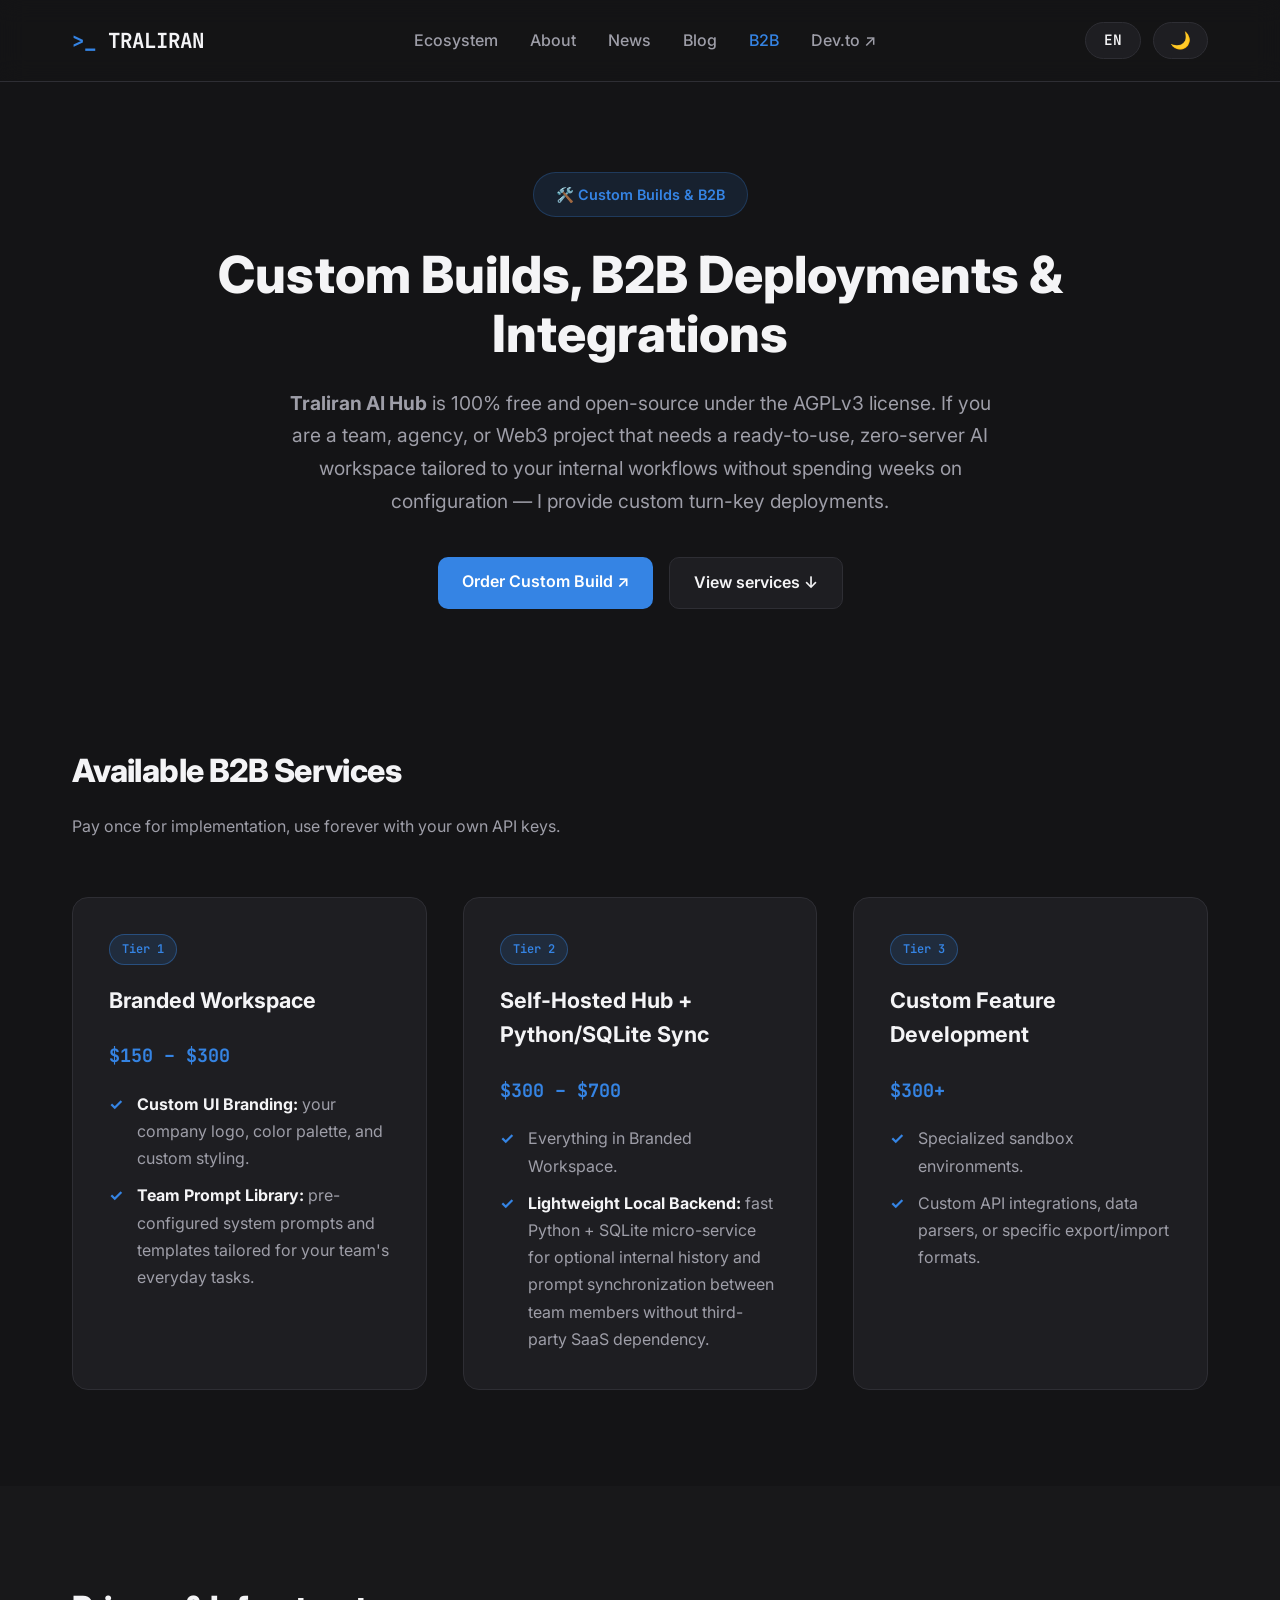
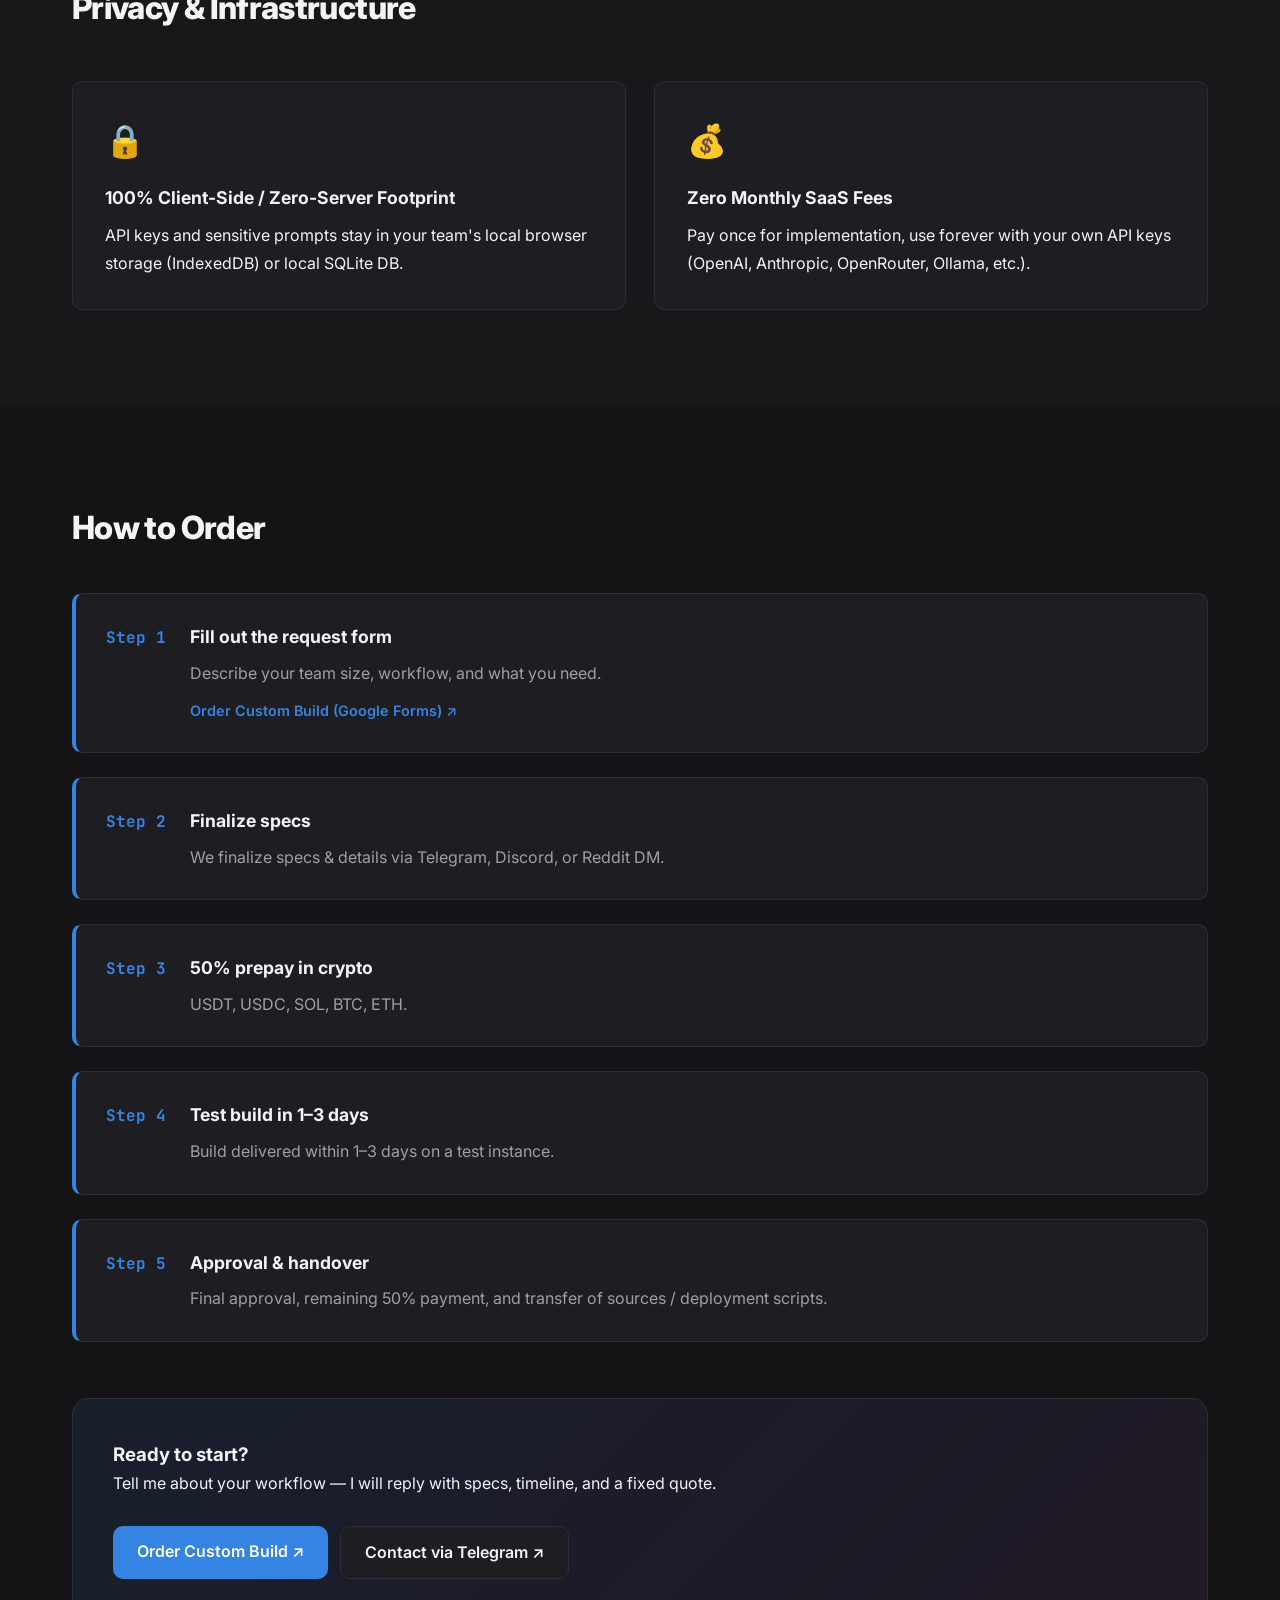
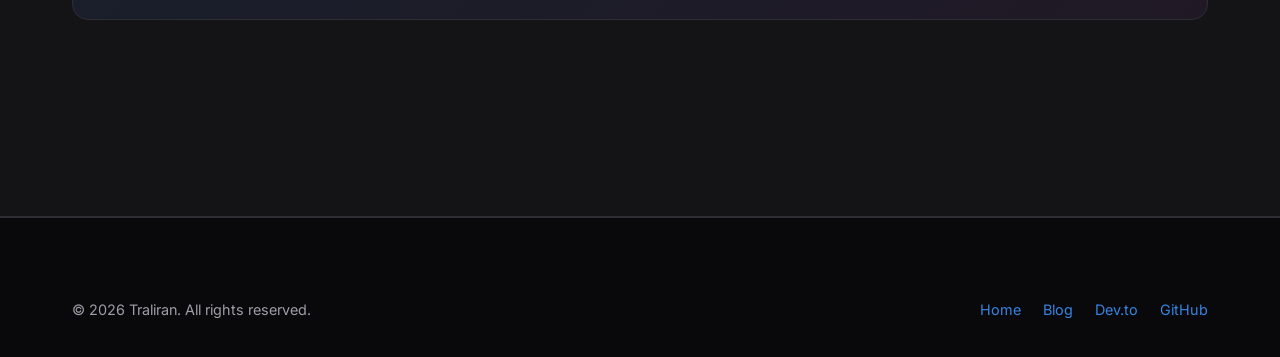
<file: b2b/index.html>
<!DOCTYPE html>
<html lang="en" data-theme="dark">
<head>
    <meta charset="UTF-8">
    <meta name="viewport" content="width=device-width, initial-scale=1.0">
    <title>B2B & Custom Builds — Traliran</title>
    <meta name="description" content="Turn-key branded Traliran AI Hub deployments for teams: custom branding, self-hosted Python/SQLite sync, custom features. Pay once, use forever.">
    <link rel="canonical" href="https://traliran.github.io/b2b/">
    <link rel="stylesheet" href="../style.css">
    <link rel="stylesheet" href="https://fonts.googleapis.com/css2?family=Inter:wght@400;500;600;700;800&family=JetBrains+Mono:wght@400;500&display=swap">
</head>
<body>

    <header class="navbar">
        <div class="container nav-container">
            <a href="../" class="logo">
                <span class="logo-symbol">&gt;_</span> TRALIRAN
            </a>
            <nav class="nav-links">
                <a href="../#ecosystem" data-i18n="nav_ecosystem">Ecosystem</a>
                <a href="../#about" data-i18n="nav_about">About</a>
                <a href="../#news" data-i18n="nav_news">News</a>
                <a href="../blog/" data-i18n="nav_blog">Blog</a>
                <a href="./" class="nav-active" data-i18n="nav_b2b">B2B</a>
                <a href="https://dev.to/traliran" target="_blank" class="ext-link">Dev.to ↗</a>
            </nav>
            <div class="nav-controls">
                <button id="lang-toggle" class="btn-pill">EN</button>
                <button id="theme-toggle" class="btn-pill">🌙</button>
            </div>
        </div>
    </header>

    <main>
        <!-- Hero -->
        <section class="hero b2b-hero fade-in">
            <div class="container">
                <div class="hero-badge" data-i18n="b2b_badge">🛠️ Custom Builds & B2B</div>
                <h1 class="hero-title" data-i18n="b2b_title">Custom Builds, B2B Deployments & Integrations</h1>
                <p class="hero-subtitle"><strong>Traliran AI Hub</strong> <span data-i18n="b2b_subtitle">is 100% free and open-source under the AGPLv3 license. If you are a team, agency, or Web3 project that needs a ready-to-use, zero-server AI workspace tailored to your internal workflows without spending weeks on configuration — I provide custom turn-key deployments.</span></p>
                <div class="hero-actions">
                    <a href="https://forms.gle/XpTQRCrpGdsbPiR48" target="_blank" rel="noopener" class="btn btn-primary" data-i18n="b2b_order">Order Custom Build ↗</a>
                    <a href="#services" class="btn btn-secondary" data-i18n="b2b_view_services">View services ↓</a>
                </div>
            </div>
        </section>

        <!-- Services -->
        <section id="services" class="section">
            <div class="container">
                <h2 class="section-title" data-i18n="b2b_services_title">Available B2B Services</h2>
                <p class="b2b-section-sub" data-i18n="b2b_services_sub">Pay once for implementation, use forever with your own API keys.</p>

                <div class="projects-grid">
                    <!-- Tier 1 -->
                    <div class="card">
                        <div class="card-header"><span class="badge badge-accent">Tier 1</span></div>
                        <h3 data-i18n="b2b_t1_title">Branded Workspace</h3>
                        <div class="price-tag">$150 – $300</div>
                        <ul class="check-list">
                            <li><strong data-i18n="b2b_t1_f1t">Custom UI Branding:</strong> <span data-i18n="b2b_t1_f1d">your company logo, color palette, and custom styling.</span></li>
                            <li><strong data-i18n="b2b_t1_f2t">Team Prompt Library:</strong> <span data-i18n="b2b_t1_f2d">pre-configured system prompts and templates tailored for your team's everyday tasks.</span></li>
                        </ul>
                    </div>

                    <!-- Tier 2 -->
                    <div class="card">
                        <div class="card-header"><span class="badge badge-accent">Tier 2</span></div>
                        <h3 data-i18n="b2b_t2_title">Self-Hosted Hub + Python/SQLite Sync</h3>
                        <div class="price-tag">$300 – $700</div>
                        <ul class="check-list">
                            <li data-i18n="b2b_t2_f1">Everything in <strong>Branded Workspace</strong>.</li>
                            <li><strong data-i18n="b2b_t2_f2t">Lightweight Local Backend:</strong> <span data-i18n="b2b_t2_f2d">fast Python + SQLite micro-service for optional internal history and prompt synchronization between team members without third-party SaaS dependency.</span></li>
                        </ul>
                    </div>

                    <!-- Tier 3 -->
                    <div class="card">
                        <div class="card-header"><span class="badge badge-accent">Tier 3</span></div>
                        <h3 data-i18n="b2b_t3_title">Custom Feature Development</h3>
                        <div class="price-tag">$300+</div>
                        <ul class="check-list">
                            <li data-i18n="b2b_t3_f1">Specialized sandbox environments.</li>
                            <li data-i18n="b2b_t3_f2">Custom API integrations, data parsers, or specific export/import formats.</li>
                        </ul>
                    </div>
                </div>
            </div>
        </section>

        <!-- Privacy -->
        <section class="section section-about">
            <div class="container">
                <h2 class="section-title" data-i18n="b2b_privacy_title">Privacy & Infrastructure</h2>
                <div class="philosophy-grid">
                    <div class="ph-card">
                        <div class="ph-icon">🔒</div>
                        <h4 data-i18n="b2b_p1_title">100% Client-Side / Zero-Server Footprint</h4>
                        <p data-i18n="b2b_p1_text">API keys and sensitive prompts stay in your team's local browser storage (IndexedDB) or local SQLite DB.</p>
                    </div>
                    <div class="ph-card">
                        <div class="ph-icon">💰</div>
                        <h4 data-i18n="b2b_p2_title">Zero Monthly SaaS Fees</h4>
                        <p data-i18n="b2b_p2_text">Pay once for implementation, use forever with your own API keys (OpenAI, Anthropic, OpenRouter, Ollama, etc.).</p>
                    </div>
                </div>
            </div>
        </section>

        <!-- Order steps -->
        <section class="section">
            <div class="container">
                <h2 class="section-title" data-i18n="b2b_steps_title">How to Order</h2>

                <div class="news-timeline">
                    <div class="news-item">
                        <div class="news-date" data-step="1">Step 1</div>
                        <div class="news-body">
                            <h4 data-i18n="b2b_s1_title">Fill out the request form</h4>
                            <p data-i18n="b2b_s1_text">Describe your team size, workflow, and what you need.</p>
                            <a class="news-link" href="https://forms.gle/XpTQRCrpGdsbPiR48" target="_blank" rel="noopener" data-i18n="b2b_form_link">Order Custom Build (Google Forms) ↗</a>
                        </div>
                    </div>
                    <div class="news-item">
                        <div class="news-date" data-step="2">Step 2</div>
                        <div class="news-body">
                            <h4 data-i18n="b2b_s2_title">Finalize specs</h4>
                            <p data-i18n="b2b_s2_text">We finalize specs &amp; details via Telegram, Discord, or Reddit DM.</p>
                        </div>
                    </div>
                    <div class="news-item">
                        <div class="news-date" data-step="3">Step 3</div>
                        <div class="news-body">
                            <h4 data-i18n="b2b_s3_title">50% prepay in crypto</h4>
                            <p data-i18n="b2b_s3_text">USDT, USDC, SOL, BTC, ETH.</p>
                        </div>
                    </div>
                    <div class="news-item">
                        <div class="news-date" data-step="4">Step 4</div>
                        <div class="news-body">
                            <h4 data-i18n="b2b_s4_title">Test build in 1–3 days</h4>
                            <p data-i18n="b2b_s4_text">Build delivered within 1–3 days on a test instance.</p>
                        </div>
                    </div>
                    <div class="news-item">
                        <div class="news-date" data-step="5">Step 5</div>
                        <div class="news-body">
                            <h4 data-i18n="b2b_s5_title">Approval &amp; handover</h4>
                            <p data-i18n="b2b_s5_text">Final approval, remaining 50% payment, and transfer of sources / deployment scripts.</p>
                        </div>
                    </div>
                </div>

                <div class="devto-banner">
                    <div class="devto-info">
                        <h3 data-i18n="b2b_cta_title">Ready to start?</h3>
                        <p data-i18n="b2b_cta_text">Tell me about your workflow — I will reply with specs, timeline, and a fixed quote.</p>
                    </div>
                    <div style="display:flex;gap:12px;flex-wrap:wrap;">
                        <a href="https://forms.gle/XpTQRCrpGdsbPiR48" target="_blank" rel="noopener" class="btn btn-primary" data-i18n="b2b_order">Order Custom Build ↗</a>
                        <a href="https://t.me/Traliran" target="_blank" rel="noopener" class="btn btn-secondary" data-i18n="b2b_telegram">Contact via Telegram ↗</a>
                    </div>
                </div>
            </div>
        </section>
    </main>

    <footer class="footer-separated">
        <div class="container">
            <div class="footer-bottom">
                <p>&copy; 2026 Traliran. All rights reserved.</p>
                <div class="footer-socials">
                    <a href="../">Home</a>
                    <a href="../blog/">Blog</a>
                    <a href="https://dev.to/traliran" target="_blank">Dev.to</a>
                    <a href="https://github.com/Traliran" target="_blank">GitHub</a>
                </div>
            </div>
        </div>
    </footer>

    <script src="../b2b.js"></script>
</body>
</html>
</file>
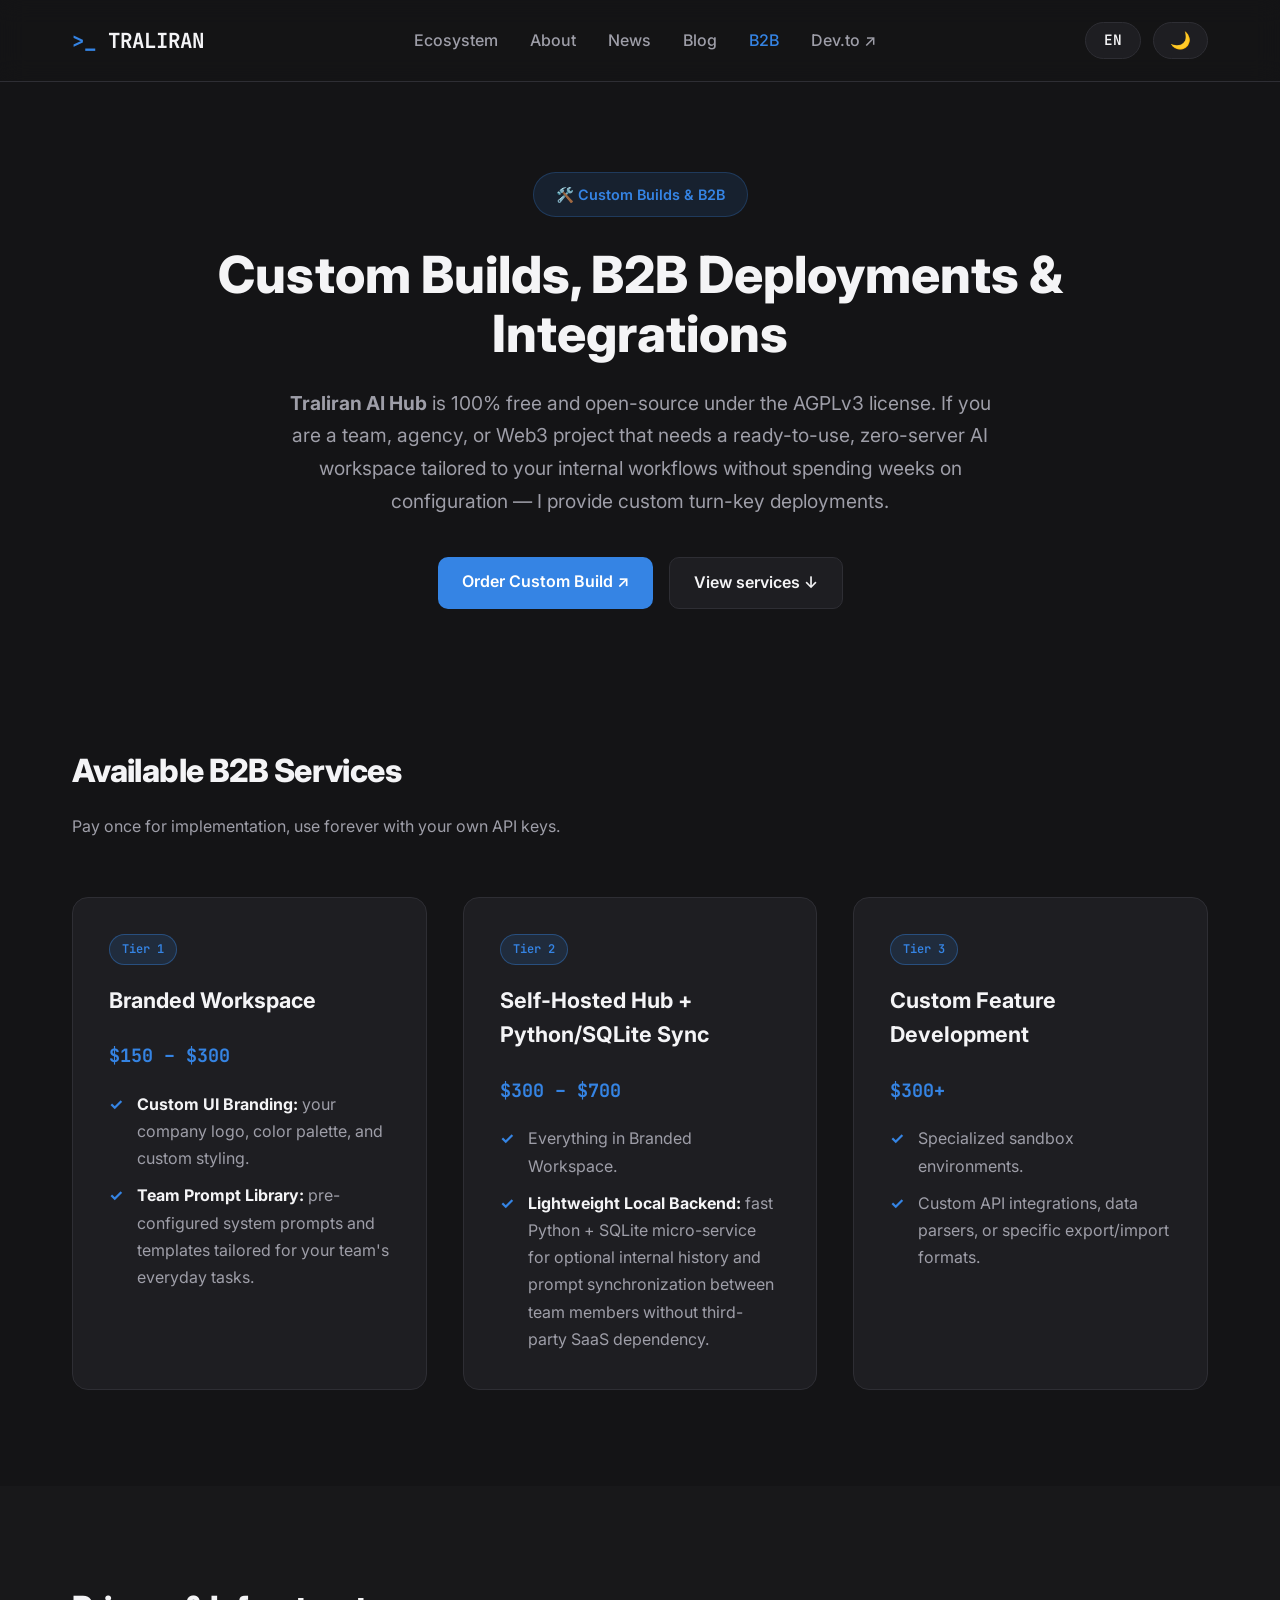
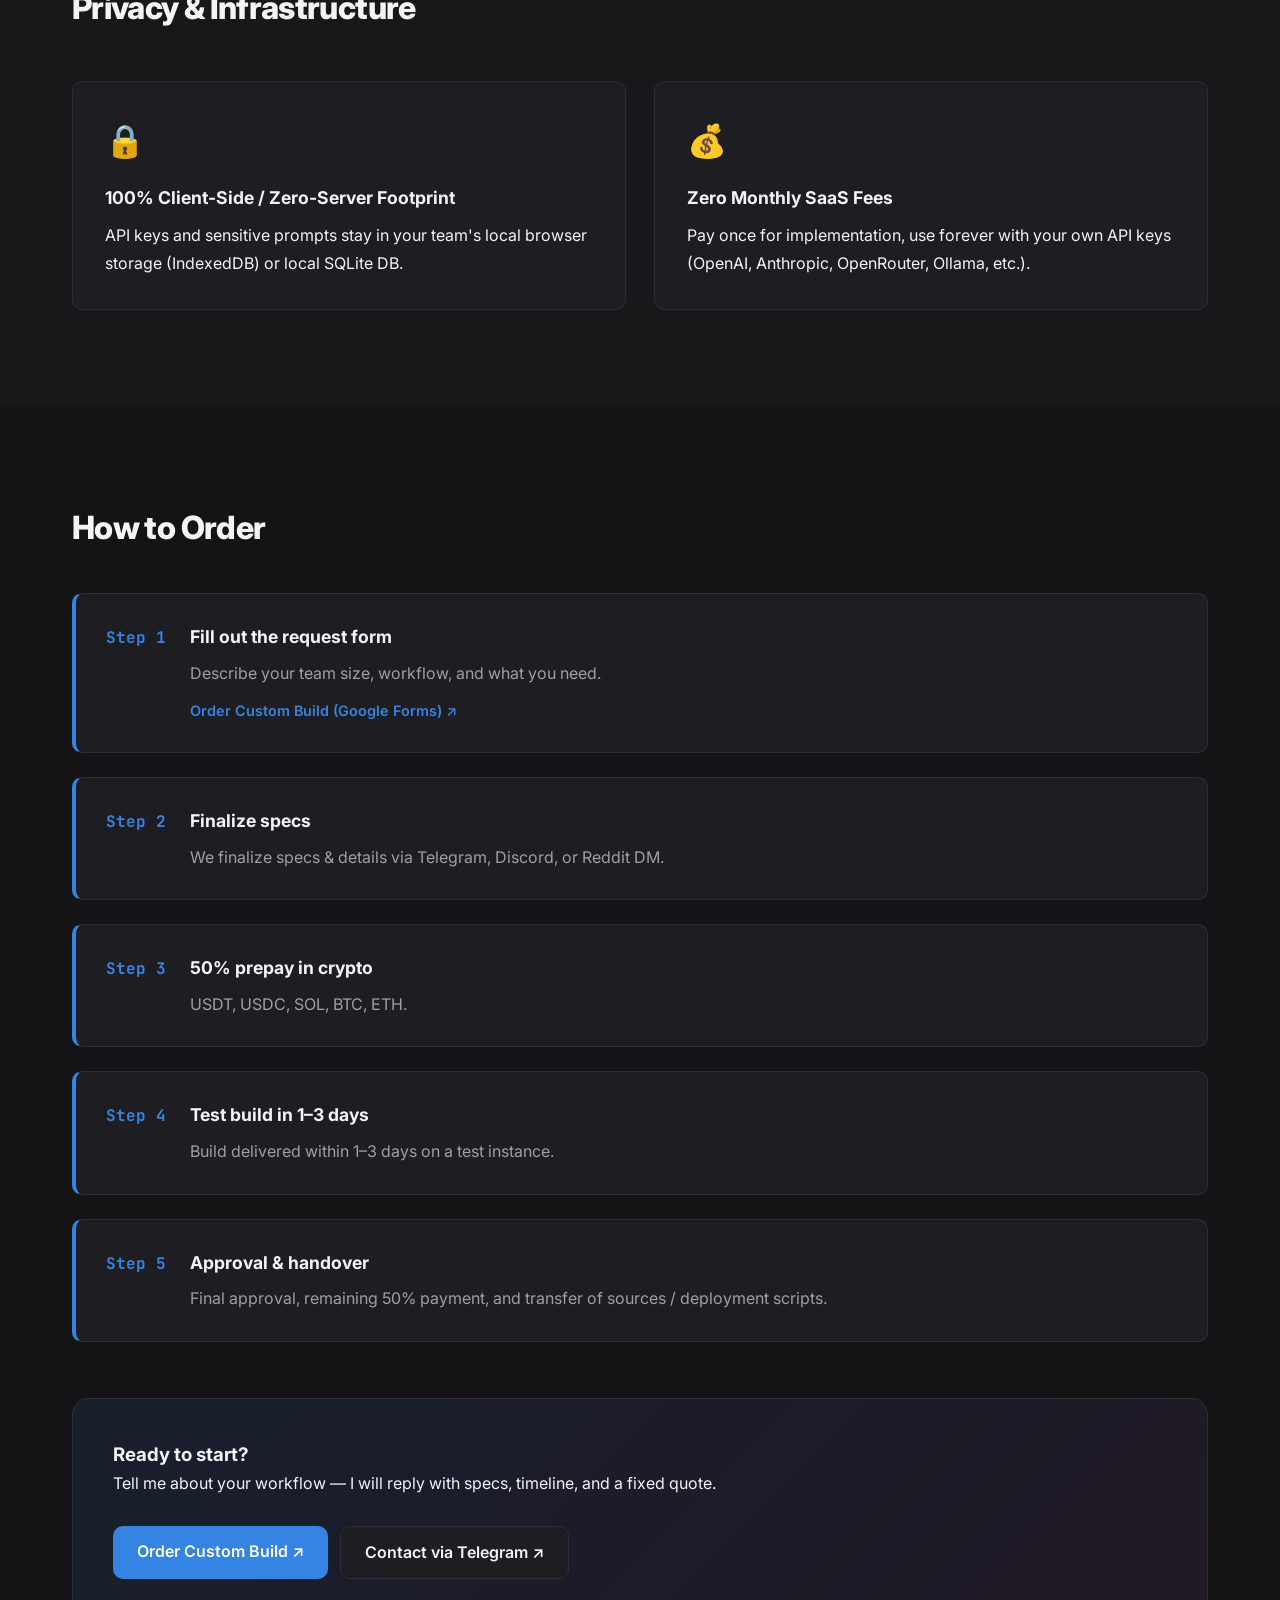
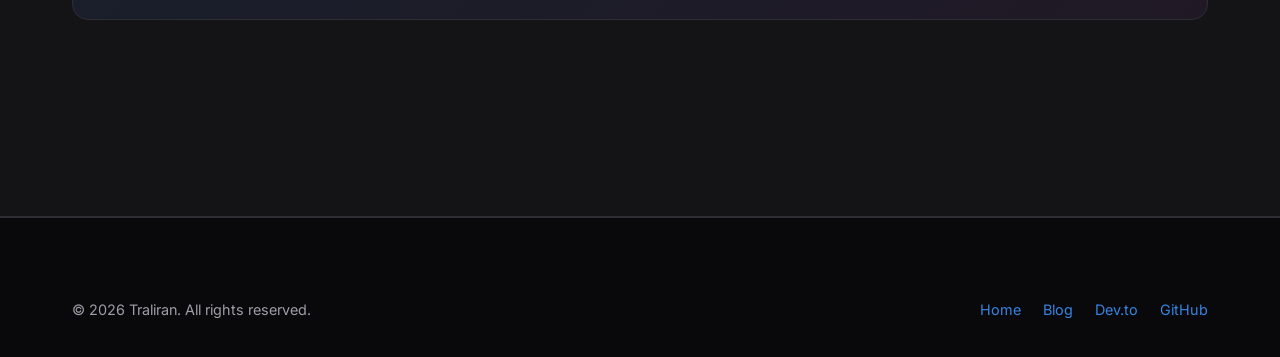
<file: b2b.html>
<!DOCTYPE html>
<html lang="en">
<head>
    <meta charset="UTF-8">
    <!-- Legacy redirect: this page moved to a clean URL. Keeps old links and bookmarks working. -->
    <meta http-equiv="refresh" content="0; url=./b2b/">
    <link rel="canonical" href="https://traliran.github.io/b2b/">
    <title>Redirecting…</title>
</head>
<body>
    <p>This page moved to <a href="./b2b/">/b2b/</a>.</p>
    <script>location.replace('./b2b/');</script>
</body>
</html>
</file>
<file: style.css>
:root {
    --bg-main: #141416;
    --card-bg: #1e1e22;
    --card-hover: #26262c;
    --text-primary: #f4f4f6;
    --text-muted: #9e9ea8;
    --accent-blue: #3584e4;
    --accent-blue-hover: #1c71d8;
    --accent-purple: #9141ac;
    --border-color: #2e2e34;
    --footer-bg: #09090b; /* Clearly separated footer color */
    --radius-lg: 16px;
    --radius-md: 10px;
    --transition: all 0.3s cubic-bezier(0.16, 1, 0.3, 1);
}

[data-theme="light"] {
    --bg-main: #f6f5f4;
    --card-bg: #ffffff;
    --card-hover: #f0f0f3;
    --text-primary: #1d1d20;
    --text-muted: #62626c;
    --border-color: #e0e0e6;
    --footer-bg: #18181b; /* Dark footer in light theme for strong contrast */
}

* { box-sizing: border-box; margin: 0; padding: 0; }
body {
    background-color: var(--bg-main);
    color: var(--text-primary);
    font-family: 'Inter', system-ui, sans-serif;
    line-height: 1.6;
    overflow-x: hidden;
}

.container { max-width: 1200px; margin: 0 auto; padding: 0 32px; }

/* Navbar Animation */
.navbar {
    background: rgba(20, 20, 22, 0.85);
    backdrop-filter: blur(12px);
    position: sticky; top: 0; z-index: 90;
    border-bottom: 1px solid var(--border-color);
    padding: 22px 0;
}
[data-theme="light"] .navbar { background: rgba(246, 245, 244, 0.9); }
.nav-container { display: flex; justify-content: space-between; align-items: center; gap: 24px; }
.logo { font-family: 'JetBrains Mono', monospace; font-weight: 700; font-size: 1.3rem; color: var(--text-primary); text-decoration: none; }
.logo-symbol { color: var(--accent-blue); }
.nav-links a { color: var(--text-muted); text-decoration: none; margin: 0 14px; font-weight: 500; transition: var(--transition); }
.nav-links a:hover { color: var(--accent-blue); }

/* Styled lang / theme controls */
.nav-controls { display: flex; gap: 12px; align-items: center; }
.btn-pill {
    min-width: 52px;
    padding: 10px 18px;
    border-radius: 999px;
    border: 1px solid var(--border-color);
    background: var(--card-bg);
    color: var(--text-primary);
    font-family: 'JetBrains Mono', monospace;
    font-weight: 600;
    font-size: 0.9rem;
    cursor: pointer;
    transition: var(--transition);
    line-height: 1;
}
.btn-pill:hover {
    border-color: var(--accent-blue);
    color: var(--accent-blue);
    transform: translateY(-2px);
    box-shadow: 0 6px 16px rgba(53, 132, 228, 0.25);
}
.btn-pill:active { transform: translateY(0); }
#theme-toggle { font-size: 1.05rem; padding: 9px 16px; }

/* Sections with generous spacing */
.section { padding: 96px 0; scroll-margin-top: 90px; }
.section-title { font-size: 2rem; font-weight: 800; margin-bottom: 16px; letter-spacing: -0.02em; }

/* Hero Section */
.hero { padding: 130px 0 100px; text-align: center; }
.hero-badge { display: inline-block; background: rgba(53, 132, 228, 0.12); color: var(--accent-blue); padding: 10px 22px; border-radius: 30px; font-weight: 600; font-size: 0.9rem; margin-bottom: 28px; border: 1px solid rgba(53,132,228,0.25); }
.hero-title { font-size: 3.2rem; font-weight: 800; line-height: 1.15; max-width: 900px; margin: 0 auto 24px; }
.hero-subtitle { font-size: 1.2rem; color: var(--text-muted); max-width: 720px; margin: 0 auto 40px; line-height: 1.7; }
.hero-actions { display: flex; gap: 16px; justify-content: center; flex-wrap: wrap; }

/* Buttons */
.btn { padding: 12px 24px; border-radius: var(--radius-md); font-weight: 600; text-decoration: none; border: none; cursor: pointer; transition: var(--transition); }
.btn-primary { background: var(--accent-blue); color: #fff; }
.btn-primary:hover { background: var(--accent-blue-hover); transform: translateY(-2px); box-shadow: 0 8px 20px rgba(53, 132, 228, 0.3); }
.btn-secondary { background: var(--card-bg); color: var(--text-primary); border: 1px solid var(--border-color); }
.btn-secondary:hover { background: var(--card-hover); transform: translateY(-2px); }

/* Projects Grid */
.projects-grid { display: grid; grid-template-columns: repeat(auto-fit, minmax(340px, 1fr)); gap: 36px; margin-top: 56px; }

.card {
    background: var(--card-bg);
    border: 1px solid var(--border-color);
    border-radius: var(--radius-lg);
    padding: 36px;
    display: flex; flex-direction: column;
    transition: var(--transition);
    position: relative;
}
.card h3 { margin: 14px 0 12px; font-size: 1.35rem; }
.card p { color: var(--text-muted); line-height: 1.7; margin-bottom: 8px; }
.card:hover { transform: translateY(-6px); background: var(--card-hover); border-color: rgba(53, 132, 228, 0.4); }
.card-header { display: flex; align-items: center; gap: 12px; margin-bottom: 4px; }
.badge { background: rgba(255,255,255,0.06); border: 1px solid var(--border-color); padding: 5px 12px; border-radius: 999px; font-size: 0.75rem; font-weight: 600; font-family: 'JetBrains Mono', monospace; color: var(--text-muted); }
.badge-accent { background: rgba(53,132,228,0.14); border-color: rgba(53,132,228,0.4); color: var(--accent-blue); }

.card-footer-actions { display: flex; flex-wrap: wrap; gap: 12px; margin-top: 24px; }
.btn-sm { padding: 10px 18px; font-size: 0.88rem; display: inline-block; }
.btn-outline { background: transparent; border: 1px solid var(--border-color); color: var(--text-primary); }
.btn-outline:hover { border-color: var(--accent-blue); color: var(--accent-blue); background: rgba(53,132,228,0.08); transform: translateY(-2px); }

.glow-card { border: 1px solid rgba(145, 65, 172, 0.4); cursor: pointer; }
.glow-card:hover { box-shadow: 0 10px 30px rgba(145, 65, 172, 0.25); }

.card-gallery-preview { display: grid; grid-template-columns: 1fr 1fr; gap: 12px; margin: 24px 0 8px; }
.card-gallery-preview.single { grid-template-columns: 1fr; }
.card-gallery-preview img { width: 100%; height: 180px; object-fit: cover; border-radius: 10px; border: 1px solid var(--border-color); display: block; }

.tags { display: flex; flex-wrap: wrap; gap: 10px; margin-top: 20px; }
.tags span { background: rgba(255, 255, 255, 0.05); border: 1px solid var(--border-color); padding: 5px 12px; border-radius: 6px; font-size: 0.8rem; font-family: 'JetBrains Mono'; }

/* About Me Section Expanded */
.section-about { background: rgba(255, 255, 255, 0.015); border-y: 1px solid var(--border-color); }
.about-hero-block { margin-top: 32px; }
.about-text { max-width: 860px; }
.lead-text { font-size: 1.35rem; line-height: 1.7; margin-bottom: 20px; }
.about-text p { margin-bottom: 18px; line-height: 1.8; color: var(--text-muted); }
.about-text .lead-text { color: var(--text-primary); }
.philosophy-grid { display: grid; grid-template-columns: repeat(auto-fit, minmax(280px, 1fr)); gap: 28px; margin-top: 48px; }
.ph-card { background: var(--card-bg); padding: 32px; border-radius: var(--radius-md); border: 1px solid var(--border-color); line-height: 1.7; }
.ph-card h4 { margin-bottom: 10px; font-size: 1.1rem; }
.ph-icon { font-size: 2rem; margin-bottom: 14px; }

/* News Section & Timeline */
.news-header { display: flex; align-items: baseline; gap: 18px; flex-wrap: wrap; margin-bottom: 8px; }
.json-indicator { font-size: 0.85rem; color: var(--text-muted); }
.news-timeline { margin-top: 40px; display: flex; flex-direction: column; gap: 24px; }
.news-item { background: var(--card-bg); padding: 28px 30px; border-radius: var(--radius-md); border: 1px solid var(--border-color); border-left: 4px solid var(--accent-blue); display: flex; gap: 24px; align-items: flex-start; line-height: 1.7; }
.news-item h4 { margin-bottom: 8px; font-size: 1.1rem; }
.news-item p { color: var(--text-muted); }
.news-date { font-family: 'JetBrains Mono'; color: var(--accent-blue); font-weight: 700; white-space: nowrap; padding-top: 2px; }
.news-link { display: inline-block; margin-top: 12px; color: var(--accent-blue); font-weight: 600; text-decoration: none; font-size: 0.9rem; }
.news-link:hover { text-decoration: underline; }

/* Dev.to Banner */
.devto-banner { background: linear-gradient(135deg, rgba(53,132,228,0.1), rgba(145,65,172,0.1)); border: 1px solid var(--border-color); padding: 40px; border-radius: var(--radius-lg); margin-top: 56px; display: flex; justify-content: space-between; align-items: center; gap: 28px; flex-wrap: wrap; line-height: 1.7; }

/* Modal Window */
.modal-overlay { position: fixed; top: 0; left: 0; width: 100vw; height: 100vh; background: rgba(0, 0, 0, 0.75); backdrop-filter: blur(10px); display: none; justify-content: center; align-items: center; z-index: 1000; opacity: 0; transition: opacity 0.3s ease; }
.modal-overlay.active { display: flex; opacity: 1; }
.modal-window { background: var(--card-bg); width: 90%; max-width: 900px; max-height: 85vh; border-radius: var(--radius-lg); border: 1px solid var(--border-color); padding: 36px; overflow-y: auto; position: relative; animation: slideUp 0.3s cubic-bezier(0.16, 1, 0.3, 1); }
.modal-close { position: absolute; top: 20px; right: 20px; background: none; border: none; color: var(--text-primary); font-size: 1.5rem; cursor: pointer; }

/* Separated Footer */
.footer-separated { background: var(--footer-bg); border-top: 2px solid var(--border-color); padding: 80px 0 36px; margin-top: 100px; color: #d0d0d8; }
.footer-top { display: grid; grid-template-columns: 1fr 1.5fr; gap: 56px; }
.footer-brand h3 { margin-bottom: 14px; }
.footer-brand p { line-height: 1.7; color: #9e9ea8; }
.footer-support-box h4 { margin-bottom: 10px; }
.footer-support-box > p { color: #9e9ea8; margin-bottom: 6px; }
.crypto-grid { display: flex; flex-direction: column; gap: 14px; margin-top: 20px; }
.crypto-item { background: rgba(255, 255, 255, 0.05); padding: 14px 18px; border-radius: 10px; display: flex; justify-content: space-between; align-items: center; gap: 14px; font-family: 'JetBrains Mono'; font-size: 0.85rem; border: 1px solid rgba(255,255,255,0.06); }
.crypto-item code { overflow: hidden; text-overflow: ellipsis; white-space: nowrap; max-width: 220px; }
.btn-copy { background: var(--accent-blue); color: #fff; border: none; padding: 8px 16px; border-radius: 999px; cursor: pointer; font-size: 0.78rem; font-weight: 600; transition: var(--transition); flex-shrink: 0; }
.btn-copy:hover { background: var(--accent-blue-hover); transform: translateY(-1px); }
.footer-divider { height: 1px; background: var(--border-color); margin: 48px 0 28px; }
.footer-bottom { display: flex; justify-content: space-between; align-items: center; gap: 20px; flex-wrap: wrap; font-size: 0.9rem; color: var(--text-muted); }
.footer-socials a { color: var(--accent-blue); margin-left: 18px; text-decoration: none; }
.footer-socials a:hover { text-decoration: underline; }

/* Links inside cards must always be clickable */
.card a, .news-item a, .footer-socials a, .devto-banner a { position: relative; z-index: 2; }

/* Clickable project cards */
.project-card { cursor: zoom-in; }
.project-card:hover { border-color: rgba(53, 132, 228, 0.55); }
.project-card:focus-visible { outline: 2px solid var(--accent-blue); outline-offset: 3px; }
.card-header .zoom-hint {
    margin-left: auto;
    color: var(--text-muted);
    font-size: 1rem;
    opacity: 0.7;
    transition: var(--transition);
}
.project-card:hover .zoom-hint { opacity: 1; color: var(--accent-blue); }

/* Modal Window */
.modal-overlay { position: fixed; top: 0; left: 0; width: 100vw; height: 100vh; background: rgba(0, 0, 0, 0.75); backdrop-filter: blur(10px); display: none; justify-content: center; align-items: center; z-index: 1000; opacity: 0; transition: opacity 0.3s ease; padding: 24px; }
.modal-overlay.active { display: flex; opacity: 1; }
.modal-window { background: var(--card-bg); width: 90%; max-width: 900px; max-height: 85vh; border-radius: var(--radius-lg); border: 1px solid var(--border-color); padding: 36px; overflow-y: auto; position: relative; animation: slideUp 0.3s cubic-bezier(0.16, 1, 0.3, 1); }
.modal-close { position: absolute; top: 20px; right: 20px; background: none; border: 1px solid var(--border-color); border-radius: 999px; width: 38px; height: 38px; color: var(--text-primary); font-size: 1rem; cursor: pointer; transition: var(--transition); }
.modal-close:hover { border-color: var(--accent-blue); color: var(--accent-blue); }
.modal-header { margin-bottom: 20px; padding-right: 50px; }
.modal-header h2 { margin-top: 12px; font-size: 1.7rem; }
.project-modal-window p { color: var(--text-muted); line-height: 1.8; margin: 20px 0 8px; font-size: 1.05rem; }
.project-modal-image-wrap { margin: 8px 0 4px; }
.project-modal-image-wrap img { width: 100%; max-height: 52vh; object-fit: contain; background: rgba(0,0,0,0.3); border-radius: 12px; border: 1px solid var(--border-color); display: block; }

@media (max-width: 860px) {
    .hero { padding: 90px 0 70px; }
    .hero-title { font-size: 2.1rem; }
    .section { padding: 64px 0; }
    .card { padding: 28px; }
    .news-item { flex-direction: column; gap: 12px; }
    .footer-top { grid-template-columns: 1fr; }
    .nav-links { display: none; }
    .devto-banner { padding: 30px; }
}

@keyframes slideUp { from { transform: translateY(30px); } to { transform: translateY(0); } }

/* Blog page */
.nav-active { color: var(--accent-blue) !important; font-weight: 700; }
.blog-hero { padding: 90px 0 40px; }
.blog-toolbar { max-width: 860px; margin: 0 auto; }
.blog-search, .blog-select {
    background: var(--card-bg);
    border: 1px solid var(--border-color);
    color: var(--text-primary);
    border-radius: var(--radius-md);
    padding: 10px 16px;
    font-size: 0.9rem;
    font-family: 'Inter', system-ui, sans-serif;
    outline: none;
}
.blog-search { flex: 1 1 220px; min-width: 200px; }
.blog-search:focus, .blog-select:focus { border-color: var(--accent-blue); }
.blog-select { cursor: pointer; }
.blog-status { margin-top: 18px; color: var(--text-muted); font-size: 0.85rem; font-family: 'JetBrains Mono', monospace; }
.blog-updated { opacity: 0.8; }
.blog-section { padding-top: 32px; }
.blog-grid { display: grid; grid-template-columns: repeat(auto-fit, minmax(320px, 1fr)); gap: 28px; }
.blog-card { cursor: pointer; }
.blog-card h3 { font-size: 1.2rem; line-height: 1.4; }
.blog-cover { margin: 16px 0 4px; }
.blog-cover img { width: 100%; height: 180px; object-fit: cover; border-radius: 10px; border: 1px solid var(--border-color); display: block; }
.blog-loading { display: grid; grid-template-columns: repeat(auto-fit, minmax(320px, 1fr)); gap: 28px; }
.skeleton-card { height: 260px; border-radius: var(--radius-lg); border: 1px solid var(--border-color); background: linear-gradient(100deg, var(--card-bg) 40%, var(--card-hover) 50%, var(--card-bg) 60%); background-size: 200% 100%; animation: shimmer 1.4s infinite; }
@keyframes shimmer { to { background-position: -200% 0; } }
.blog-error { text-align: center; padding: 40px; border: 1px dashed var(--border-color); border-radius: var(--radius-lg); color: var(--text-muted); }
.blog-error .hero-actions { margin-top: 20px; }

/* Reader — full article on-site, opened as an overlay above the page */
.reader-overlay { position: fixed; inset: 0; z-index: 1200; display: flex; align-items: center; justify-content: center; padding: 24px; opacity: 0; transition: opacity 0.22s ease; }
.reader-overlay[hidden] { display: none; }
.reader-overlay.active { opacity: 1; }
.reader-backdrop { position: absolute; inset: 0; background: rgba(0, 0, 0, 0.75); backdrop-filter: blur(8px); -webkit-backdrop-filter: blur(8px); }
body.reader-open { overflow: hidden; }
.blog-reader { position: relative; width: 100%; max-width: 820px; max-height: calc(100vh - 48px); margin: 0 auto; background: var(--card-bg); border: 1px solid var(--border-color); border-radius: var(--radius-lg); padding: 44px; overflow-y: auto; overscroll-behavior: contain; transform: translateY(24px) scale(0.985); transition: transform 0.28s cubic-bezier(0.16, 1, 0.3, 1); }
.reader-overlay.active .blog-reader { transform: none; }
.reader-topbar { position: sticky; top: -44px; z-index: 3; display: flex; justify-content: space-between; align-items: center; gap: 12px; flex-wrap: wrap; margin-bottom: 24px; padding: 10px 0 14px; background: linear-gradient(var(--card-bg) 75%, transparent); }
.reader-actions { display: flex; gap: 10px; flex-wrap: wrap; }
.reader-title { font-size: 2rem; line-height: 1.25; letter-spacing: -0.02em; margin-bottom: 14px; }
.reader-meta { display: flex; align-items: center; gap: 16px; flex-wrap: wrap; margin-bottom: 24px; }
.reader-cover-wrap { margin-bottom: 28px; }
.reader-cover-wrap img { width: 100%; max-height: 380px; object-fit: cover; border-radius: 12px; border: 1px solid var(--border-color); display: block; }
.reader-body { line-height: 1.85; font-size: 1.05rem; color: var(--text-primary); overflow-wrap: break-word; }
.reader-body p { margin-bottom: 1.2em; color: var(--text-primary); }
.reader-body h1, .reader-body h2, .reader-body h3, .reader-body h4 { margin: 1.8em 0 0.7em; line-height: 1.3; }
.reader-body ul, .reader-body ol { margin: 0 0 1.2em 1.4em; }
.reader-body li { margin-bottom: 0.5em; }
.reader-body a { color: var(--accent-blue); }
.reader-body img { max-width: 100%; height: auto; border-radius: 10px; border: 1px solid var(--border-color); margin: 1em 0; }
.reader-body pre { background: rgba(0,0,0,0.35); border: 1px solid var(--border-color); border-radius: 10px; padding: 18px; overflow-x: auto; margin: 1.2em 0; font-size: 0.88rem; line-height: 1.6; }
[data-theme="light"] .reader-body pre { background: #f0f0f3; }
.reader-body code { font-family: 'JetBrains Mono', monospace; font-size: 0.88em; background: rgba(255,255,255,0.06); padding: 2px 7px; border-radius: 6px; }
[data-theme="light"] .reader-body code { background: rgba(0,0,0,0.06); }
.reader-body pre code { background: none; padding: 0; }
.reader-body blockquote { border-left: 3px solid var(--accent-blue); padding: 8px 20px; margin: 1.2em 0; color: var(--text-muted); background: rgba(53,132,228,0.06); border-radius: 0 10px 10px 0; }
.reader-body .highlight { margin: 1.2em 0; }
.reader-bottom { margin-top: 36px; margin-bottom: 0; }

@media (max-width: 860px) {
    .reader-overlay { padding: 12px; }
    .blog-reader { max-height: calc(100vh - 24px); padding: 24px 18px; }
    .reader-topbar { top: -24px; }
    .reader-title { font-size: 1.5rem; }
}

/* B2B page */
.b2b-hero { padding: 90px 0 40px; }
.b2b-section-sub { color: var(--text-muted); max-width: 760px; line-height: 1.8; margin-top: 8px; }
.price-tag { font-family: 'JetBrains Mono', monospace; font-weight: 700; font-size: 1.15rem; color: var(--accent-blue); margin: 12px 0 4px; }
.check-list { list-style: none; margin: 16px 0 0; display: flex; flex-direction: column; gap: 10px; color: var(--text-muted); line-height: 1.7; }
.check-list li { padding-left: 28px; position: relative; }
.check-list li::before { content: "✓"; position: absolute; left: 0; color: var(--accent-blue); font-weight: 700; }
.check-list strong { color: var(--text-primary); }
</file>
